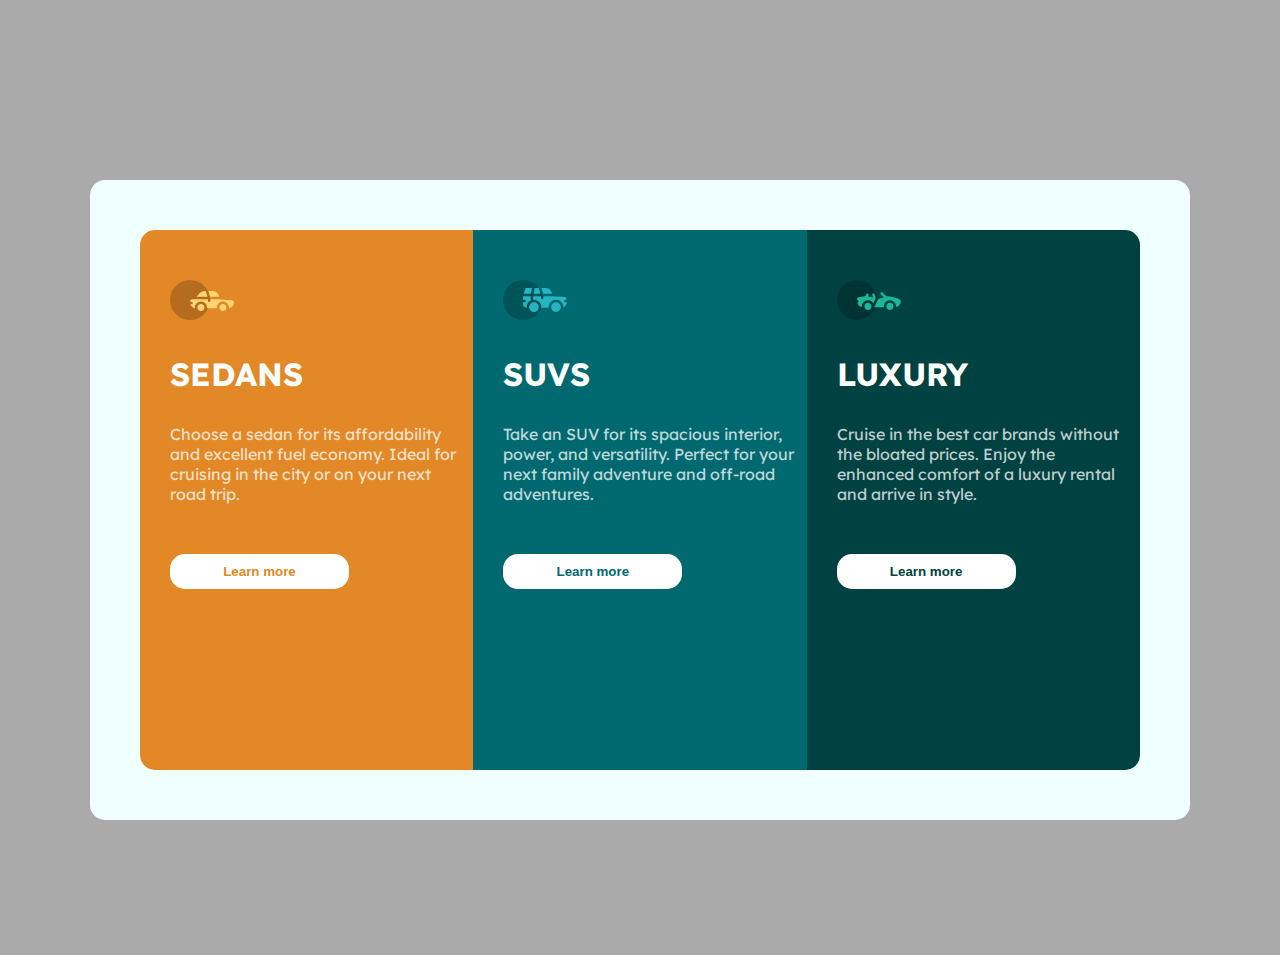
<file: index.html>
<!DOCTYPE html>
<html lang="en">
<head>
  <meta charset="UTF-8">
  <meta http-equiv="X-UA-Compatible" content="IE=edge">
  <meta name="viewport" content="width=device-width, initial-scale=1.0">
  <title>Document</title>
  <link rel="shortcut icon" href="images/favicon-32x32.png" type="image/x-icon">
  <link rel="stylesheet" href="style.css">
  <link rel="preconnect" href="https://fonts.googleapis.com">
<link rel="preconnect" href="https://fonts.gstatic.com" crossorigin>
<link href="https://fonts.googleapis.com/css2?family=Big+Shoulders+Display:wght@700&family=Lexend+Deca&display=swap" rel="stylesheet">
</head>
<body>
  <main>
    <div class="sedan">
      <img src="images/icon-sedans.svg" alt="Sedan">
      <h2>SEDANS</h2>
      <p>
        Choose a sedan for its affordability and excellent fuel economy. Ideal for cruising in the city or on your next road trip.
      </p>
      <br>
      <button type="submit">Learn more</button>
    </div>
    <div class="suv">
      <img src="images/icon-suvs.svg" alt="SUVS">
      <h2>SUVS</h2>
      <p>
        Take an SUV for its spacious interior, power, and versatility. Perfect for your next family adventure and off-road adventures.
      </p>
      <br>
      <button type="submit">Learn more</button>
    </div>
    <div class="luxury">
      <img src="images/icon-luxury.svg" alt="Luxury">
      <h2>LUXURY</h2>
      <p>
        Cruise in the best car brands without the bloated prices. Enjoy the enhanced comfort of a luxury rental and arrive in style.
      </p>
      <br>
      <button type="submit">Learn more</button>
    </div>
  </main>
</body>
</html>
</file>
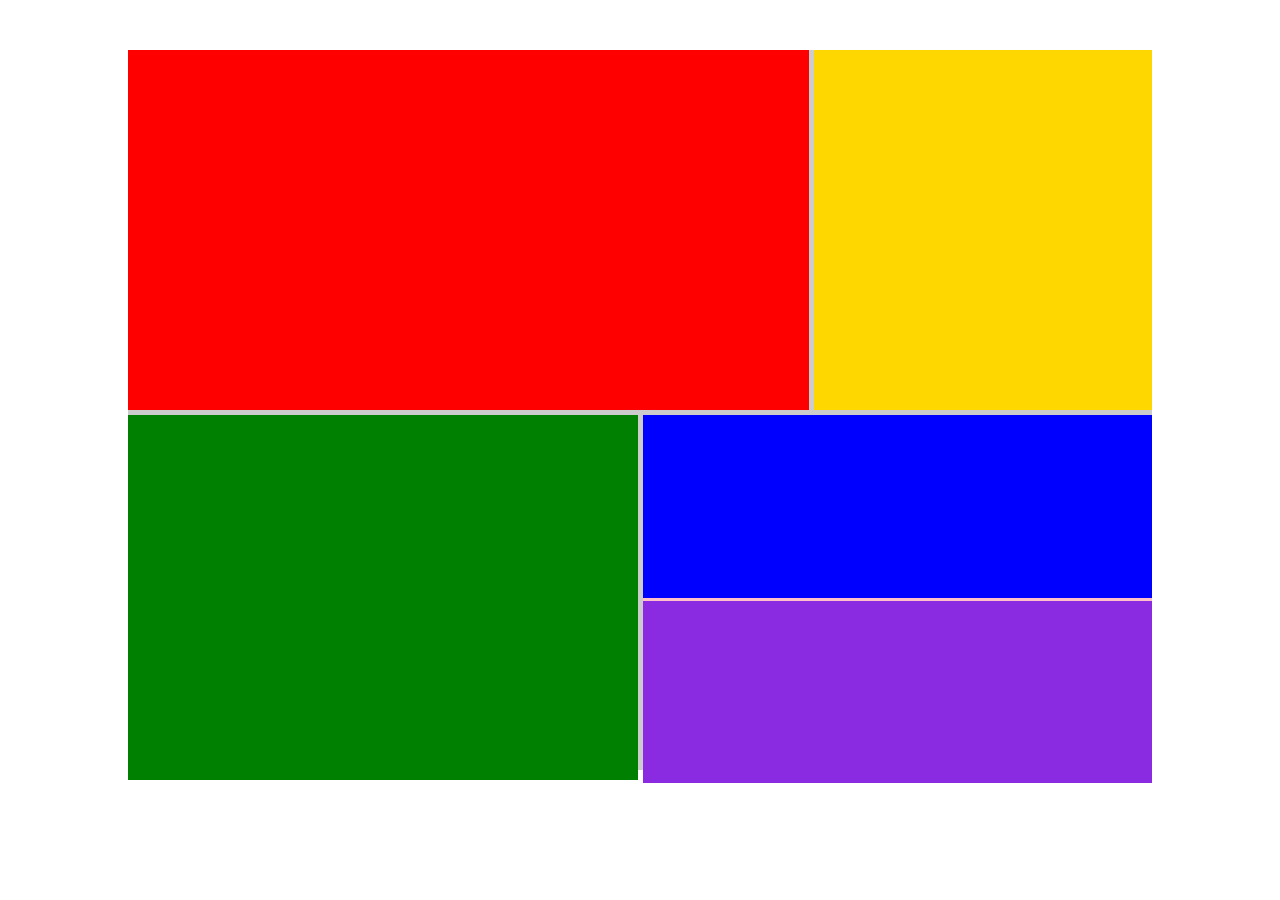
<file: grid.html>
<!DOCTYPE html>
<html lang="en">
<head>
  <meta charset="UTF-8">
  <meta http-equiv="X-UA-Compatible" content="IE=edge">
  <meta name="viewport" content="width=device-width, initial-scale=1.0">
  <title>Grid Page</title>
  <link rel="stylesheet" href="grid-styles.css">
</head>
<body>
  <div id="container">
    <div class="grid-item " id="box1"></div>
    <div class="grid-item" id="box2"></div>
    <div class="grid-item" id="box3"></div>
    <div class="grid-item" id="box4">
      <div id="blue1"></div>
      <div id="blue2"></div>
    </div>
    
  </div><!--end of container div-->
</body>
</html>
</file>
<file: style.css>
*{
  margin: 0;
  padding: 0;
}
body{
  margin-top: 20vh;
  margin-bottom: 15vh;
  background-color: #aaa;
  font-family: 'Lexend Deca', 'Big Shoulders Display', sans-serif;
  color: #fff;
}
main{
  background-color: azure;
  border: 1px solid #ccc;
  display: flex;
  width: 80%;
  justify-content: center;
  align-content: center;
  margin-right: auto;
  margin-left: auto;
  padding: 50px;
  height: 60vh;
  border: none;
  border-radius: 15px;
  max-width: 1000px;
}
div{
  border: none;
  padding-left: 30px;
  padding-right: 5px;
  padding-top: 50px;

}
h2{
  margin-top: 30px;
  margin-bottom: 30px;
  font-size: 2rem;
}
.sedan{
  background-color: hsl(31, 77%, 52%);
  width: 100%;
  border-radius: 15px 0 0 15px;
}
.suv{
  background-color: hsl(184, 100%, 22%);
  width: 100%;
}
.luxury{
  background-color: hsl(179, 100%, 13%);
  width: 100%;
  border-radius: 0 15px 15px 0;
}
.sedan button{
  color:hsl(31, 77%, 52%);
}
.suv button{
  color: hsl(184, 100%, 22%);
}
.luxury button{
  color: hsl(179, 100%, 13%);
}
button{
  margin-top: 30px;
  padding: 10px;
  border: none;
  border-radius: 15px;
  width: 60%;
  background-color: #fff;
  font-weight: 600;
}
p{
  color: hsla(0, 0%, 100%, 0.75);
}
@media screen and (max-width: 375px) {
  body{
    margin: 0;
    padding: 5px;
  }
  main{
    display: flex;
    flex-direction: column;
    padding: 0;
    margin-top: 5px;
    margin-left: 3px;
    width: 90%;
    margin-right: 3px;
  }
  
}
</file>
<file: grid-styles.css>
* {
  padding: 0;
  margin: 0;
}

#container {
  display: grid;
  height: 80vh;
  width: 80%;
  margin: 50px auto 50px auto;
  padding: 0;
  text-align: center;
  background-color: #CCC;
  grid-template-rows: 50% 50%;
  grid-row-gap: 5px;
  grid-column-gap: 5px;
  grid-template-areas:
    "header header header header gold1 gold1"
    "green1 green1 green1 blue1 blue1 blue1"
    "green1 green1 green1 blue1 blue1 blue1"
  ;
}

#box1 {
  grid-area: header;
  background-color: red;
  margin-top: 0;
}

#box2 {
  grid-area: gold1;
  background-color: gold;
  margin-top: 0px;
}

#box3 {
  grid-area: green1;
  background-color: green;
  margin-bottom: 0;
}

#box4 {
  grid-area: blue1;
  background-color: pink;
  margin-bottom: 0;
  display: grid;
  grid-template-rows: 50% 50%;
  grid-row-gap: 3px;
  grid-template-areas:
    "sub1"
    "sub2"
  ;
}

#blue1 {
  grid-area: sub1;
  background-color: blue;
}

#blue2 {
  grid-area: sub2;
  background-color: blueviolet;
}
</file>
